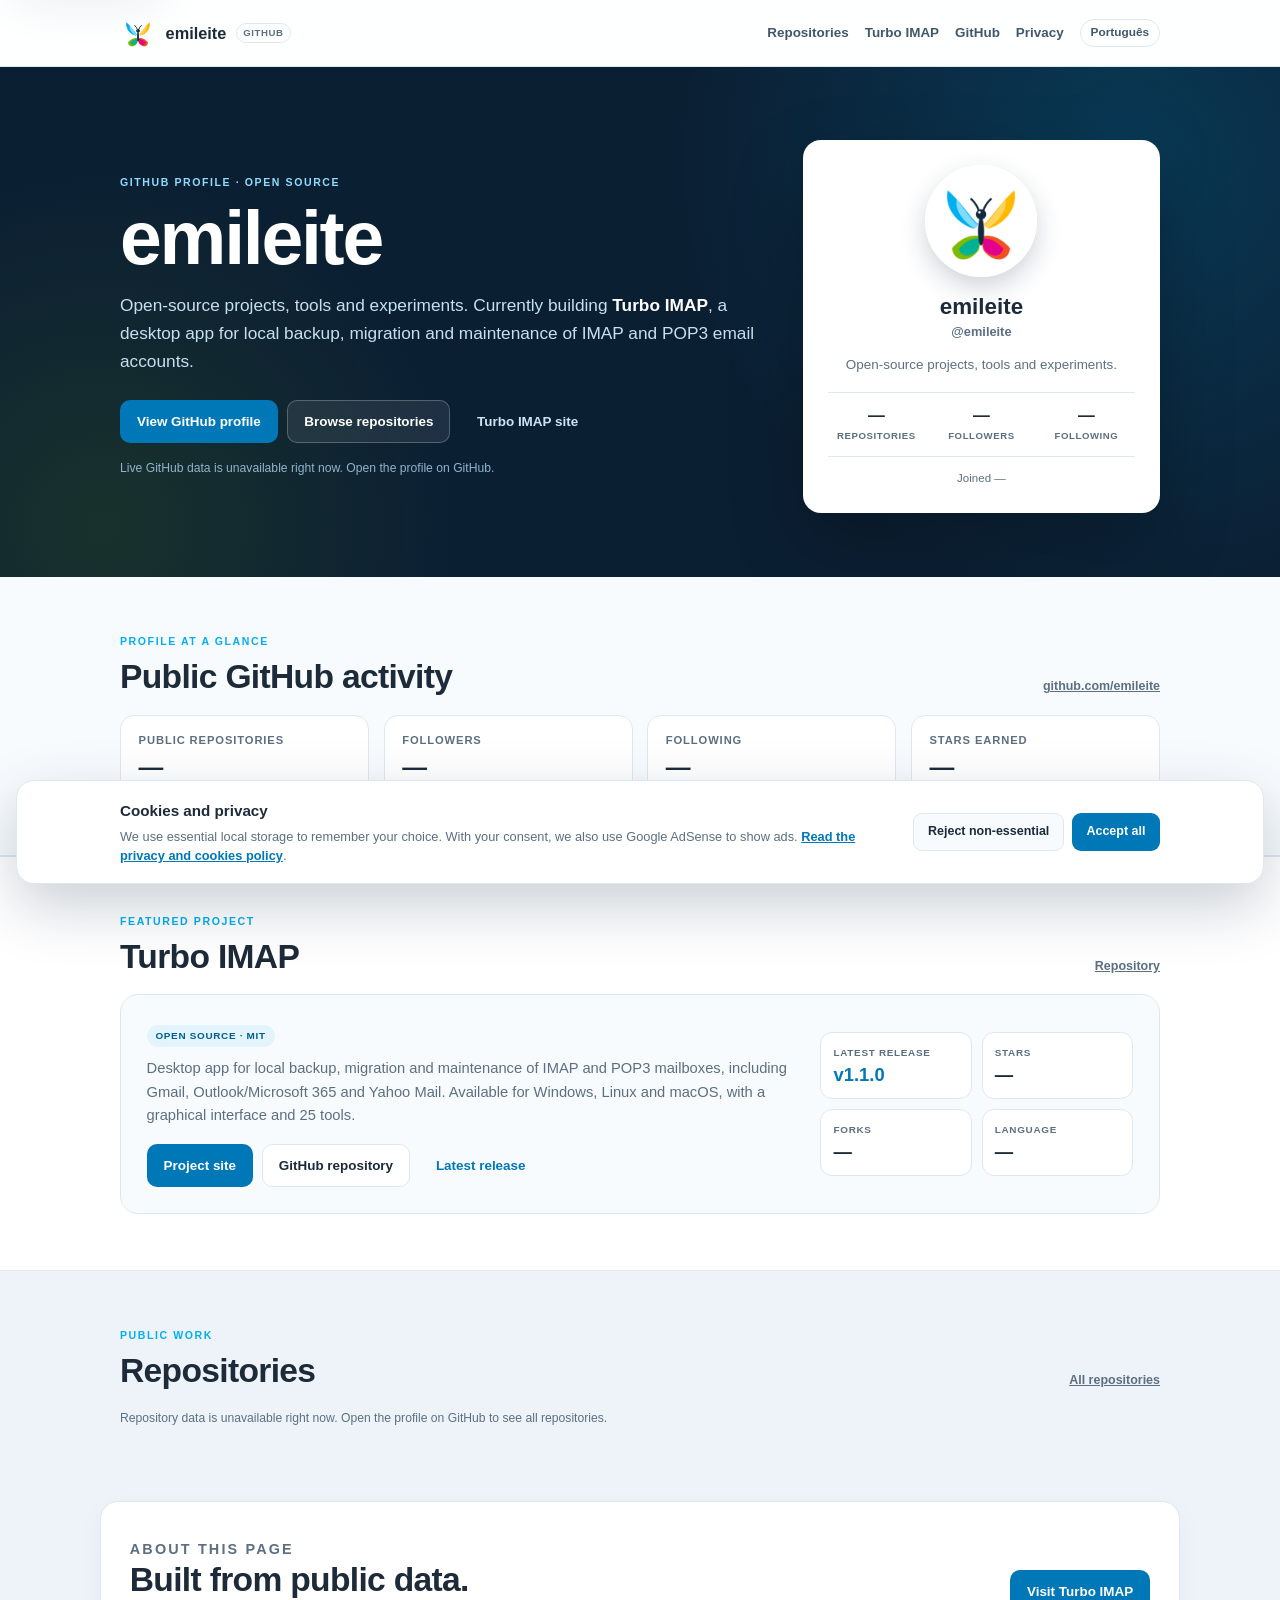
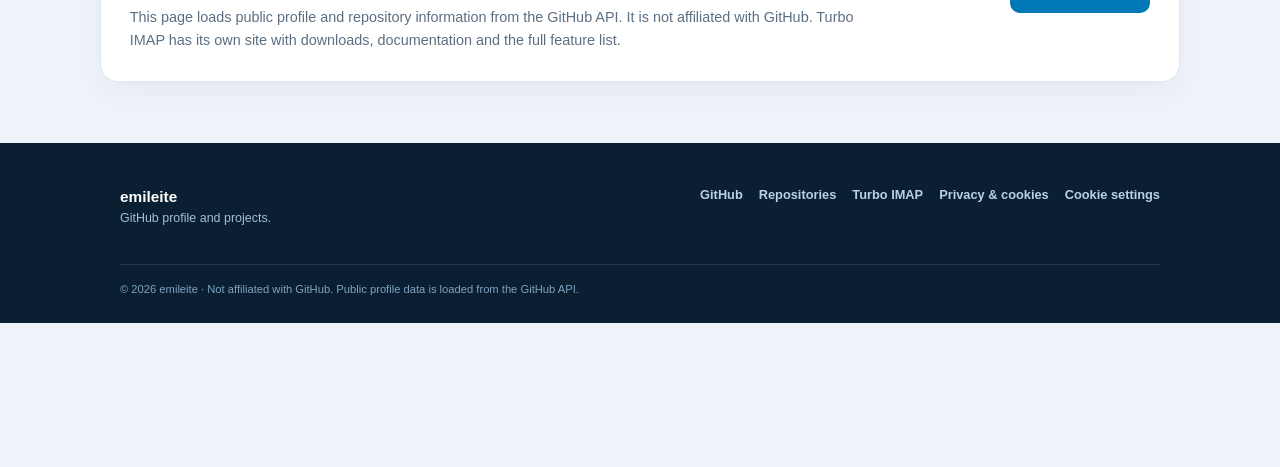
<file: index.html>
<!doctype html>
<html lang="en" data-theme="light">
  <head>
    <meta charset="utf-8">
    <meta name="viewport" content="width=device-width, initial-scale=1">
    <title>emileite — GitHub profile and projects</title>
    <meta
      name="description"
      content="The GitHub profile of emileite: public repositories, open-source projects and the Turbo IMAP email backup app."
    >
    <meta
      name="keywords"
      content="emileite, GitHub, open source, Turbo IMAP, email backup, IMAP, POP3, Electron"
    >
    <meta name="author" content="emileite">
    <meta name="robots" content="index, follow, max-image-preview:large">
    <meta name="theme-color" content="#0b1f33">
    <meta name="google-adsense-account" content="ca-pub-8752605599938483">
    <meta name="turbo-ads" content="ca-pub-8752605599938483">
    <meta
      http-equiv="Content-Security-Policy"
      content="default-src 'self'; img-src 'self' data: https://avatars.githubusercontent.com https://pagead2.googlesyndication.com https://*.googlesyndication.com https://googleads.g.doubleclick.net https://*.doubleclick.net https://*.adtrafficquality.google https://www.google.com https://www.gstatic.com https://recaptcha.google.com; style-src 'self' 'unsafe-inline'; script-src 'self' https://pagead2.googlesyndication.com https://*.googlesyndication.com https://googleads.g.doubleclick.net https://*.doubleclick.net https://*.adtrafficquality.google https://*.googleadservices.com https://www.google.com https://www.gstatic.com https://recaptcha.google.com https://www.recaptcha.net; connect-src 'self' https://api.github.com https://pagead2.googlesyndication.com https://*.googlesyndication.com https://googleads.g.doubleclick.net https://*.doubleclick.net https://*.adtrafficquality.google https://*.googleadservices.com https://www.google.com https://www.gstatic.com https://recaptcha.google.com https://www.recaptcha.net; frame-src https://googleads.g.doubleclick.net https://www.google.com https://www.gstatic.com https://recaptcha.google.com https://www.recaptcha.net https://*.doubleclick.net https://*.googlesyndication.com https://*.adtrafficquality.google https://*.googleadservices.com; font-src 'self'; object-src 'none'; base-uri 'self'; form-action 'none'"
    >
    <link rel="canonical" href="https://emileite.github.io/">
    <link rel="alternate" hreflang="en" href="https://emileite.github.io/">
    <link rel="alternate" hreflang="x-default" href="https://emileite.github.io/">
    <meta property="og:type" content="profile">
    <meta property="og:site_name" content="emileite.github.io">
    <meta property="og:locale" content="en_US">
    <meta property="og:title" content="emileite — GitHub profile and projects">
    <meta
      property="og:description"
      content="Public repositories, open-source projects and the Turbo IMAP email backup app."
    >
    <meta property="og:url" content="https://emileite.github.io/">
    <meta property="og:image" content="https://github.com/emileite.png">
    <meta property="og:image:alt" content="emileite GitHub avatar">
    <meta property="profile:username" content="emileite">
    <meta name="twitter:card" content="summary">
    <meta name="twitter:title" content="emileite — GitHub profile and projects">
    <meta
      name="twitter:description"
      content="Public repositories, open-source projects and the Turbo IMAP email backup app."
    >
    <meta name="twitter:image" content="https://github.com/emileite.png">
    <link rel="icon" href="favicon.ico" sizes="any">
    <link rel="icon" type="image/png" sizes="512x512" href="logo.png">
    <link rel="stylesheet" href="styles.css">
  </head>
  <body>
    <a class="skip-link" href="#conteudo">Skip to content</a>

    <header class="site-header">
      <div class="container header-inner">
        <a class="brand" href="./" aria-label="emileite — home">
          <img id="header-avatar" src="logo.png" alt="" width="36" height="36">
          <span class="brand-name">emileite</span>
          <span class="brand-sub">GitHub</span>
        </a>
        <nav class="site-nav" aria-label="Main navigation">
          <a href="#repos">Repositories</a>
          <a href="https://emileite.github.io/turbo-imap/">Turbo IMAP</a>
          <a href="https://github.com/emileite" target="_blank" rel="noopener">GitHub</a>
          <a href="privacy.html">Privacy</a>
          <a class="lang-link" href="https://emileite.github.io/turbo-imap/pt.html" hreflang="pt-BR" lang="pt-BR">
            Português
          </a>
        </nav>
      </div>
    </header>

    <main id="conteudo">
      <section class="hero">
        <div class="container hero-inner">
          <div class="hero-copy">
            <p class="eyebrow">GitHub profile · open source</p>
            <h1>emileite</h1>
            <p class="lead">
              Open-source projects, tools and experiments. Currently building
              <strong>Turbo IMAP</strong>, a desktop app for local backup, migration and
              maintenance of IMAP and POP3 email accounts.
            </p>
            <div class="actions">
              <a
                class="button button-primary"
                id="profile-link"
                href="https://github.com/emileite"
                target="_blank"
                rel="noopener"
              >
                View GitHub profile
              </a>
              <a class="button" href="#repos">Browse repositories</a>
              <a class="button button-ghost" href="https://emileite.github.io/turbo-imap/">
                Turbo IMAP site
              </a>
            </div>
            <p class="hero-note" id="github-status" role="status" aria-live="polite">
              Loading live GitHub profile…
            </p>
          </div>

          <aside class="profile-card" aria-label="GitHub profile">
            <img
              class="profile-avatar"
              id="profile-avatar"
              src="logo.png"
              alt="emileite GitHub avatar"
              width="112"
              height="112"
            >
            <p class="profile-name" id="profile-name">emileite</p>
            <p class="profile-handle" id="profile-handle">@emileite</p>
            <p class="profile-bio" id="profile-bio">Open-source projects, tools and experiments.</p>
            <p class="profile-extra" id="profile-extra" hidden></p>
            <div class="profile-stats">
              <div>
                <strong id="profile-repos">—</strong>
                <span>Repositories</span>
              </div>
              <div>
                <strong id="profile-followers">—</strong>
                <span>Followers</span>
              </div>
              <div>
                <strong id="profile-following">—</strong>
                <span>Following</span>
              </div>
            </div>
            <p class="profile-joined" id="profile-joined">Joined —</p>
          </aside>
        </div>
      </section>

      <section class="stats-section" aria-labelledby="stats-title">
        <div class="container">
          <div class="section-head">
            <div>
              <p class="eyebrow">Profile at a glance</p>
              <h2 id="stats-title">Public GitHub activity</h2>
            </div>
            <a class="github-link" href="https://github.com/emileite" target="_blank" rel="noopener">
              github.com/emileite
            </a>
          </div>

          <dl class="stats">
            <div class="stat">
              <dt>Public repositories</dt>
              <dd id="gh-repos">—</dd>
            </div>
            <div class="stat">
              <dt>Followers</dt>
              <dd id="gh-followers">—</dd>
            </div>
            <div class="stat">
              <dt>Following</dt>
              <dd id="gh-following">—</dd>
            </div>
            <div class="stat">
              <dt>Stars earned</dt>
              <dd id="gh-stars">—</dd>
            </div>
          </dl>
        </div>
      </section>

      <section class="featured-section" aria-labelledby="featured-title">
        <div class="container">
          <div class="section-head">
            <div>
              <p class="eyebrow">Featured project</p>
              <h2 id="featured-title">Turbo IMAP</h2>
            </div>
            <a
              class="github-link"
              href="https://github.com/emileite/turbo-imap"
              target="_blank"
              rel="noopener"
            >
              Repository
            </a>
          </div>

          <div class="featured-card">
            <div class="featured-copy">
              <span class="featured-badge">Open source · MIT</span>
              <p>
                Desktop app for local backup, migration and maintenance of IMAP and POP3
                mailboxes, including Gmail, Outlook/Microsoft 365 and Yahoo Mail. Available
                for Windows, Linux and macOS, with a graphical interface and 25 tools.
              </p>
              <div class="featured-actions">
                <a class="button button-primary" href="https://emileite.github.io/turbo-imap/">
                  Project site
                </a>
                <a
                  class="button"
                  href="https://github.com/emileite/turbo-imap"
                  target="_blank"
                  rel="noopener"
                >
                  GitHub repository
                </a>
                <a
                  class="button button-ghost"
                  id="featured-release-link"
                  href="https://github.com/emileite/turbo-imap/releases/latest"
                  target="_blank"
                  rel="noopener"
                >
                  Latest release
                </a>
              </div>
            </div>

            <dl class="featured-stats">
              <div>
                <dt>Latest release</dt>
                <dd>
                  <a
                    id="featured-release"
                    href="https://github.com/emileite/turbo-imap/releases/latest"
                    target="_blank"
                    rel="noopener"
                  >
                    v1.1.0
                  </a>
                </dd>
              </div>
              <div>
                <dt>Stars</dt>
                <dd id="featured-stars">—</dd>
              </div>
              <div>
                <dt>Forks</dt>
                <dd id="featured-forks">—</dd>
              </div>
              <div>
                <dt>Language</dt>
                <dd id="featured-language">—</dd>
              </div>
            </dl>
          </div>
        </div>
      </section>

      <section class="repos-section" id="repos" aria-labelledby="repos-title">
        <div class="container">
          <div class="section-head">
            <div>
              <p class="eyebrow">Public work</p>
              <h2 id="repos-title">Repositories</h2>
            </div>
            <a
              class="github-link"
              href="https://github.com/emileite?tab=repositories"
              target="_blank"
              rel="noopener"
            >
              All repositories
            </a>
          </div>

          <p class="status" id="repos-status" role="status" aria-live="polite">
            Loading repositories…
          </p>

          <div class="repo-grid" id="repo-list"></div>

          <noscript>
            <p class="status">
              Enable JavaScript to see live repository data, or open
              <a href="https://github.com/emileite?tab=repositories" target="_blank" rel="noopener">
                github.com/emileite
              </a>.
            </p>
          </noscript>
        </div>
      </section>

      <section class="about" aria-labelledby="about-title">
        <div class="container about-inner">
          <div>
            <p class="eyebrow">About this page</p>
            <h2 id="about-title">Built from public data.</h2>
            <p>
              This page loads public profile and repository information from the GitHub API.
              It is not affiliated with GitHub. Turbo IMAP has its own site with downloads,
              documentation and the full feature list.
            </p>
          </div>
          <a class="button button-primary" href="https://emileite.github.io/turbo-imap/">
            Visit Turbo IMAP
          </a>
        </div>
      </section>
    </main>

    <footer class="site-footer">
      <div class="container footer-inner">
        <div class="footer-brand">
          <div>
            <strong>emileite</strong>
            <p>GitHub profile and projects.</p>
          </div>
        </div>
        <div class="footer-links">
          <a href="https://github.com/emileite" target="_blank" rel="noopener">GitHub</a>
          <a href="https://github.com/emileite?tab=repositories" target="_blank" rel="noopener">Repositories</a>
          <a href="https://emileite.github.io/turbo-imap/">Turbo IMAP</a>
          <a href="privacy.html">Privacy &amp; cookies</a>
          <button type="button" class="link-button" data-cookie-settings>Cookie settings</button>
        </div>
        <p class="footer-bottom">
          © <span id="year">2026</span> emileite · Not affiliated with GitHub. Public profile
          data is loaded from the GitHub API.
        </p>
      </div>
    </footer>

    <script defer src="consent.js"></script>
    <script defer src="app.js"></script>
  </body>
</html>
</file>
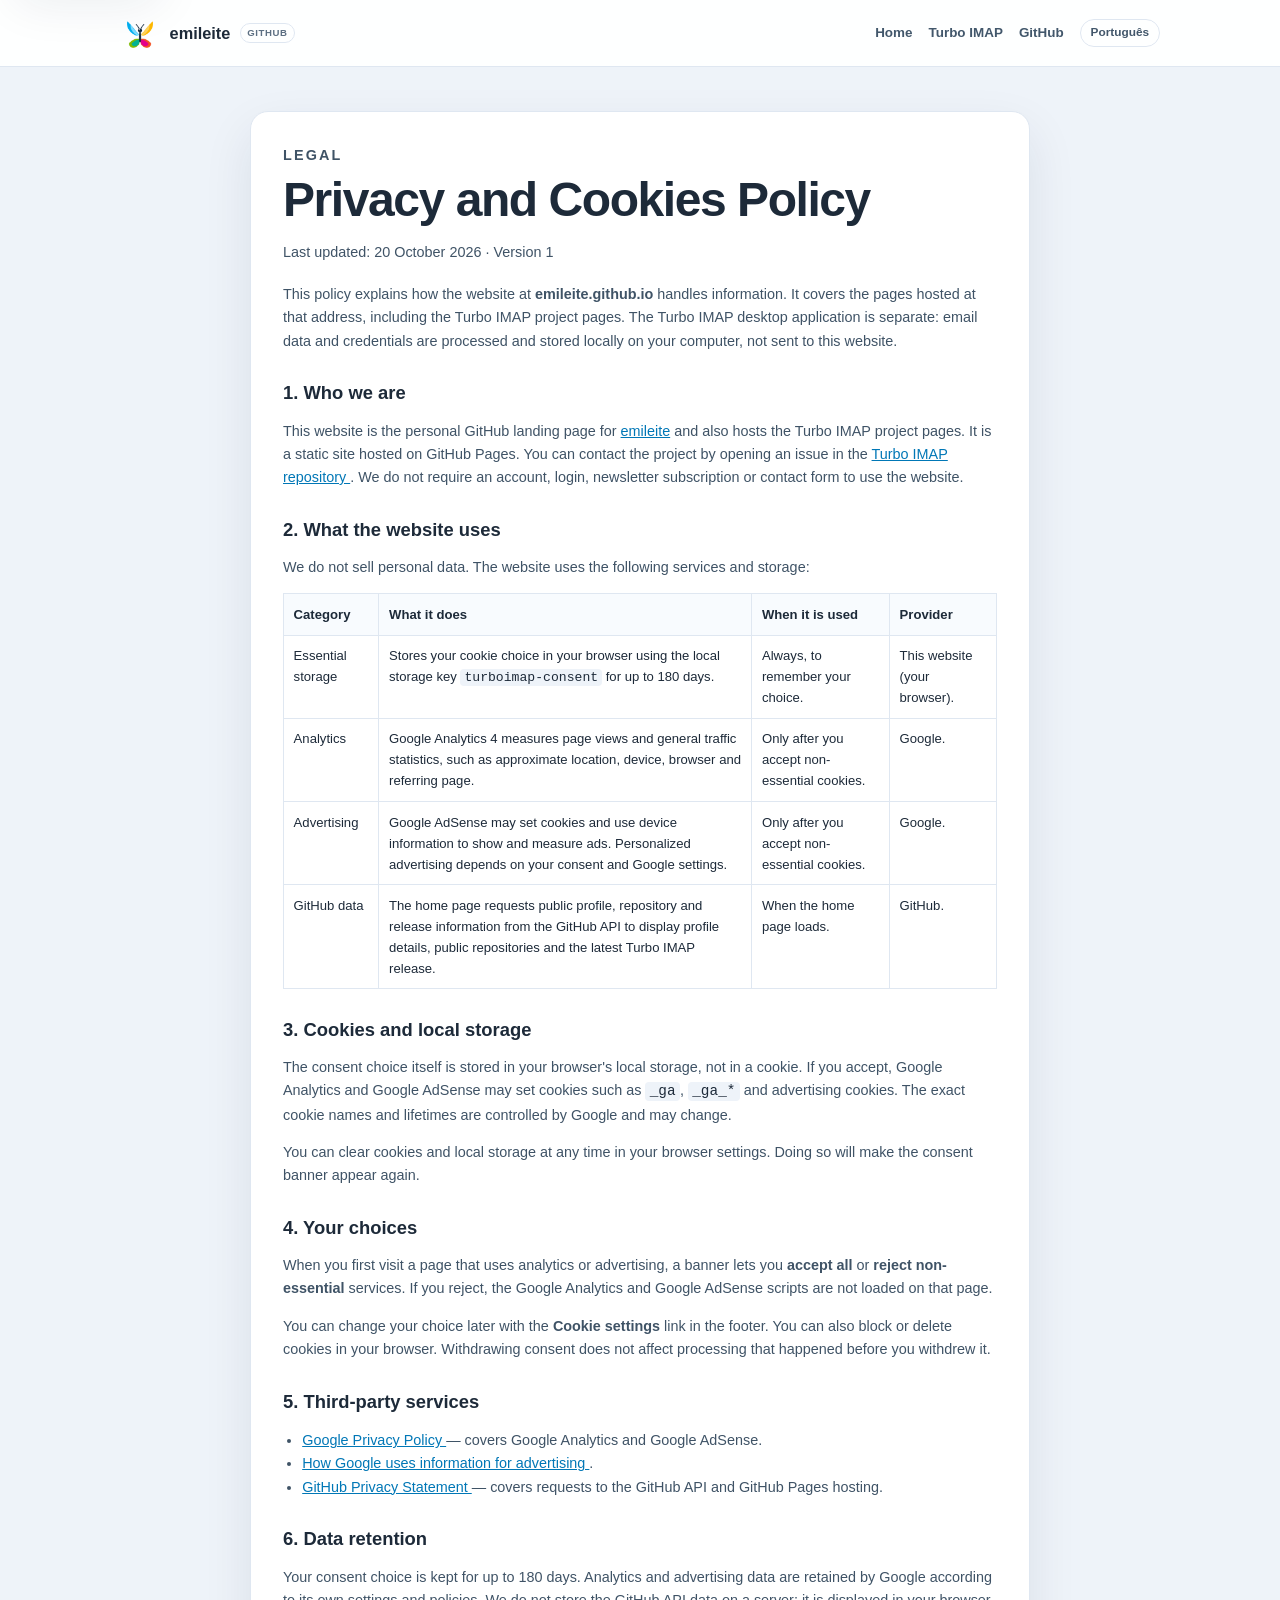
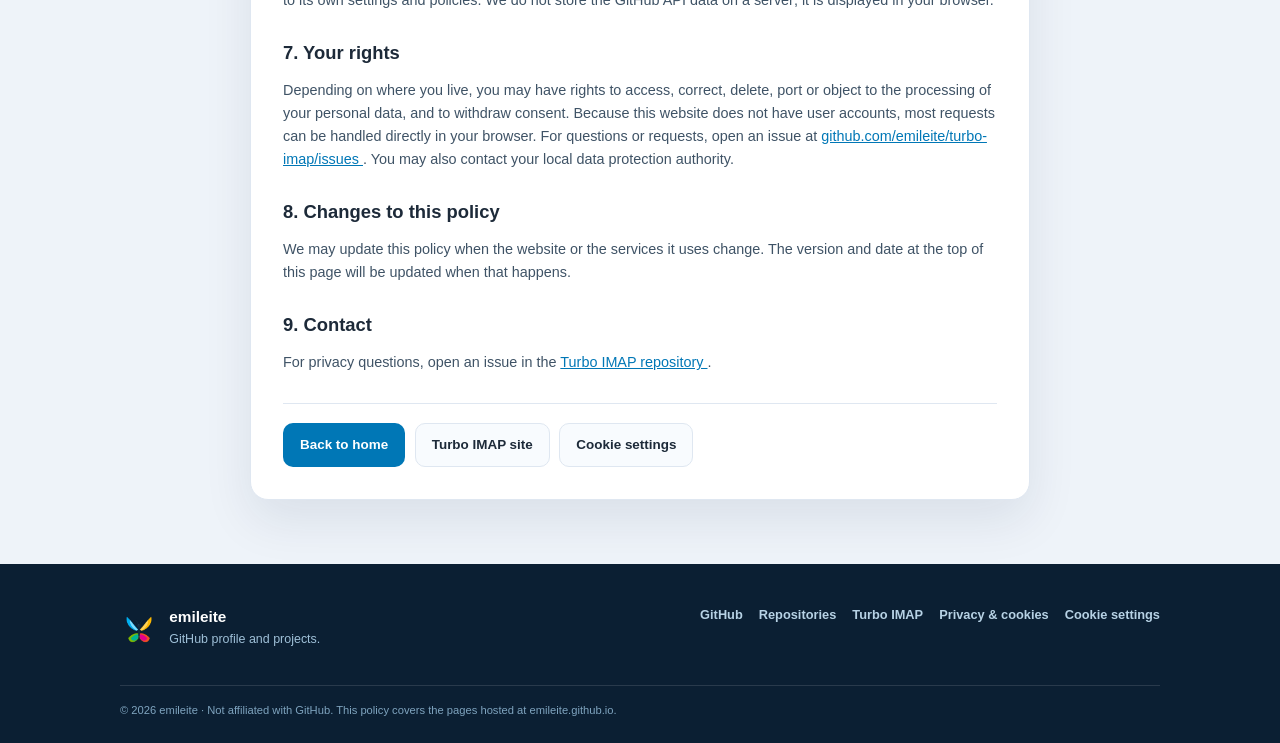
<file: privacy.html>
<!doctype html>
<html lang="en" data-theme="light">
  <head>
    <meta charset="utf-8">
    <meta name="viewport" content="width=device-width, initial-scale=1">
    <title>Privacy and Cookies Policy — emileite.github.io</title>
    <meta
      name="description"
      content="How emileite.github.io uses local storage, Google Analytics, Google AdSense and the public GitHub API, and how you can accept, reject or withdraw consent."
    >
    <meta name="robots" content="index, follow, max-image-preview:large">
    <meta name="theme-color" content="#0b1f33">
    <meta
      http-equiv="Content-Security-Policy"
      content="default-src 'self'; img-src 'self' data:; style-src 'self'; script-src 'none'; font-src 'self'; object-src 'none'; base-uri 'self'; form-action 'none'"
    >
    <link rel="canonical" href="https://emileite.github.io/privacy.html">
    <link rel="alternate" hreflang="en" href="https://emileite.github.io/privacy.html">
    <link rel="alternate" hreflang="pt-BR" href="https://emileite.github.io/privacy.pt.html">
    <link rel="alternate" hreflang="x-default" href="https://emileite.github.io/privacy.html">
    <link rel="icon" href="favicon.ico" sizes="any">
    <link rel="icon" type="image/png" sizes="512x512" href="logo.png">
    <link rel="stylesheet" href="styles.css">
  </head>
  <body class="policy-page">
    <a class="skip-link" href="#conteudo">Skip to content</a>

    <header class="site-header">
      <div class="container header-inner">
        <a class="brand" href="./" aria-label="emileite — home">
          <img src="logo.png" alt="Turbo IMAP butterfly logo" width="40" height="40">
          <span>emileite</span>
          <span class="brand-sub">GitHub</span>
        </a>
        <nav class="site-nav" aria-label="Main navigation">
          <a href="./">Home</a>
          <a href="https://emileite.github.io/turbo-imap/">Turbo IMAP</a>
          <a href="https://github.com/emileite" target="_blank" rel="noopener">GitHub</a>
          <a class="lang-link" href="privacy.pt.html" hreflang="pt-BR" lang="pt-BR">Português</a>
        </nav>
      </div>
    </header>

    <main class="policy" id="conteudo">
      <div class="container">
        <article>
          <p class="eyebrow">Legal</p>
          <h1>Privacy and Cookies Policy</h1>
          <p class="policy-meta">Last updated: 20 October 2026 · Version 1</p>

          <p>
            This policy explains how the website at <strong>emileite.github.io</strong>
            handles information. It covers the pages hosted at that address, including the
            Turbo IMAP project pages. The Turbo IMAP desktop application is separate: email
            data and credentials are processed and stored locally on your computer, not sent
            to this website.
          </p>

          <h2>1. Who we are</h2>
          <p>
            This website is the personal GitHub landing page for
            <a href="https://github.com/emileite" target="_blank" rel="noopener">emileite</a>
            and also hosts the Turbo IMAP project pages. It is a static site hosted on GitHub
            Pages. You can contact the project by opening an issue in the
            <a href="https://github.com/emileite/turbo-imap" target="_blank" rel="noopener">
              Turbo IMAP repository
            </a>. We do not require an account, login, newsletter subscription or contact
            form to use the website.
          </p>

          <h2>2. What the website uses</h2>
          <p>
            We do not sell personal data. The website uses the following services and
            storage:
          </p>

          <table>
            <thead>
              <tr>
                <th scope="col">Category</th>
                <th scope="col">What it does</th>
                <th scope="col">When it is used</th>
                <th scope="col">Provider</th>
              </tr>
            </thead>
            <tbody>
              <tr>
                <td>Essential storage</td>
                <td>
                  Stores your cookie choice in your browser using the local storage key
                  <code>turboimap-consent</code> for up to 180 days.
                </td>
                <td>Always, to remember your choice.</td>
                <td>This website (your browser).</td>
              </tr>
              <tr>
                <td>Analytics</td>
                <td>
                  Google Analytics 4 measures page views and general traffic statistics,
                  such as approximate location, device, browser and referring page.
                </td>
                <td>Only after you accept non-essential cookies.</td>
                <td>Google.</td>
              </tr>
              <tr>
                <td>Advertising</td>
                <td>
                  Google AdSense may set cookies and use device information to show and
                  measure ads. Personalized advertising depends on your consent and Google
                  settings.
                </td>
                <td>Only after you accept non-essential cookies.</td>
                <td>Google.</td>
              </tr>
              <tr>
                <td>GitHub data</td>
                <td>
                  The home page requests public profile, repository and release
                  information from the GitHub API to display profile details, public
                  repositories and the latest Turbo IMAP release.
                </td>
                <td>When the home page loads.</td>
                <td>GitHub.</td>
              </tr>
            </tbody>
          </table>

          <h2>3. Cookies and local storage</h2>
          <p>
            The consent choice itself is stored in your browser's local storage, not in a
            cookie. If you accept, Google Analytics and Google AdSense may set cookies such
            as <code>_ga</code>, <code>_ga_*</code> and advertising cookies. The exact
            cookie names and lifetimes are controlled by Google and may change.
          </p>
          <p>
            You can clear cookies and local storage at any time in your browser settings.
            Doing so will make the consent banner appear again.
          </p>

          <h2>4. Your choices</h2>
          <p>
            When you first visit a page that uses analytics or advertising, a banner lets
            you <strong>accept all</strong> or <strong>reject non-essential</strong>
            services. If you reject, the Google Analytics and Google AdSense scripts are not
            loaded on that page.
          </p>
          <p>
            You can change your choice later with the <strong>Cookie settings</strong> link
            in the footer. You can also block or delete cookies in your browser. Withdrawing
            consent does not affect processing that happened before you withdrew it.
          </p>

          <h2>5. Third-party services</h2>
          <ul>
            <li>
              <a href="https://policies.google.com/privacy" target="_blank" rel="noopener">
                Google Privacy Policy
              </a>
              — covers Google Analytics and Google AdSense.
            </li>
            <li>
              <a href="https://policies.google.com/technologies/ads" target="_blank" rel="noopener">
                How Google uses information for advertising
              </a>.
            </li>
            <li>
              <a href="https://docs.github.com/en/site-policy/privacy-policies/github-privacy-statement" target="_blank" rel="noopener">
                GitHub Privacy Statement
              </a>
              — covers requests to the GitHub API and GitHub Pages hosting.
            </li>
          </ul>

          <h2>6. Data retention</h2>
          <p>
            Your consent choice is kept for up to 180 days. Analytics and advertising data
            are retained by Google according to its own settings and policies. We do not
            store the GitHub API data on a server; it is displayed in your browser.
          </p>

          <h2>7. Your rights</h2>
          <p>
            Depending on where you live, you may have rights to access, correct, delete,
            port or object to the processing of your personal data, and to withdraw consent.
            Because this website does not have user accounts, most requests can be handled
            directly in your browser. For questions or requests, open an issue at
            <a href="https://github.com/emileite/turbo-imap/issues" target="_blank" rel="noopener">
              github.com/emileite/turbo-imap/issues
            </a>. You may also contact your local data protection authority.
          </p>

          <h2>8. Changes to this policy</h2>
          <p>
            We may update this policy when the website or the services it uses change. The
            version and date at the top of this page will be updated when that happens.
          </p>

          <h2>9. Contact</h2>
          <p>
            For privacy questions, open an issue in the
            <a href="https://github.com/emileite/turbo-imap/issues" target="_blank" rel="noopener">
              Turbo IMAP repository
            </a>.
          </p>

          <div class="policy-actions">
            <a class="button button-primary" href="./">Back to home</a>
            <a class="button" href="https://emileite.github.io/turbo-imap/">Turbo IMAP site</a>
            <a class="button" href="https://emileite.github.io/?cookie-settings=1">Cookie settings</a>
          </div>
        </article>
      </div>
    </main>

    <footer class="site-footer">
      <div class="container footer-inner">
        <div class="footer-brand">
          <img src="logo.png" alt="" width="38" height="38">
          <div>
            <strong>emileite</strong>
            <p>GitHub profile and projects.</p>
          </div>
        </div>
        <div class="footer-links">
          <a href="https://github.com/emileite" target="_blank" rel="noopener">GitHub</a>
          <a href="https://github.com/emileite?tab=repositories" target="_blank" rel="noopener">Repositories</a>
          <a href="https://emileite.github.io/turbo-imap/">Turbo IMAP</a>
          <a href="privacy.html">Privacy &amp; cookies</a>
          <a href="https://emileite.github.io/?cookie-settings=1">Cookie settings</a>
        </div>
        <p class="footer-bottom">
          © 2026 emileite · Not affiliated with GitHub. This policy covers the pages hosted
          at emileite.github.io.
        </p>
      </div>
    </footer>
  </body>
</html>
</file>
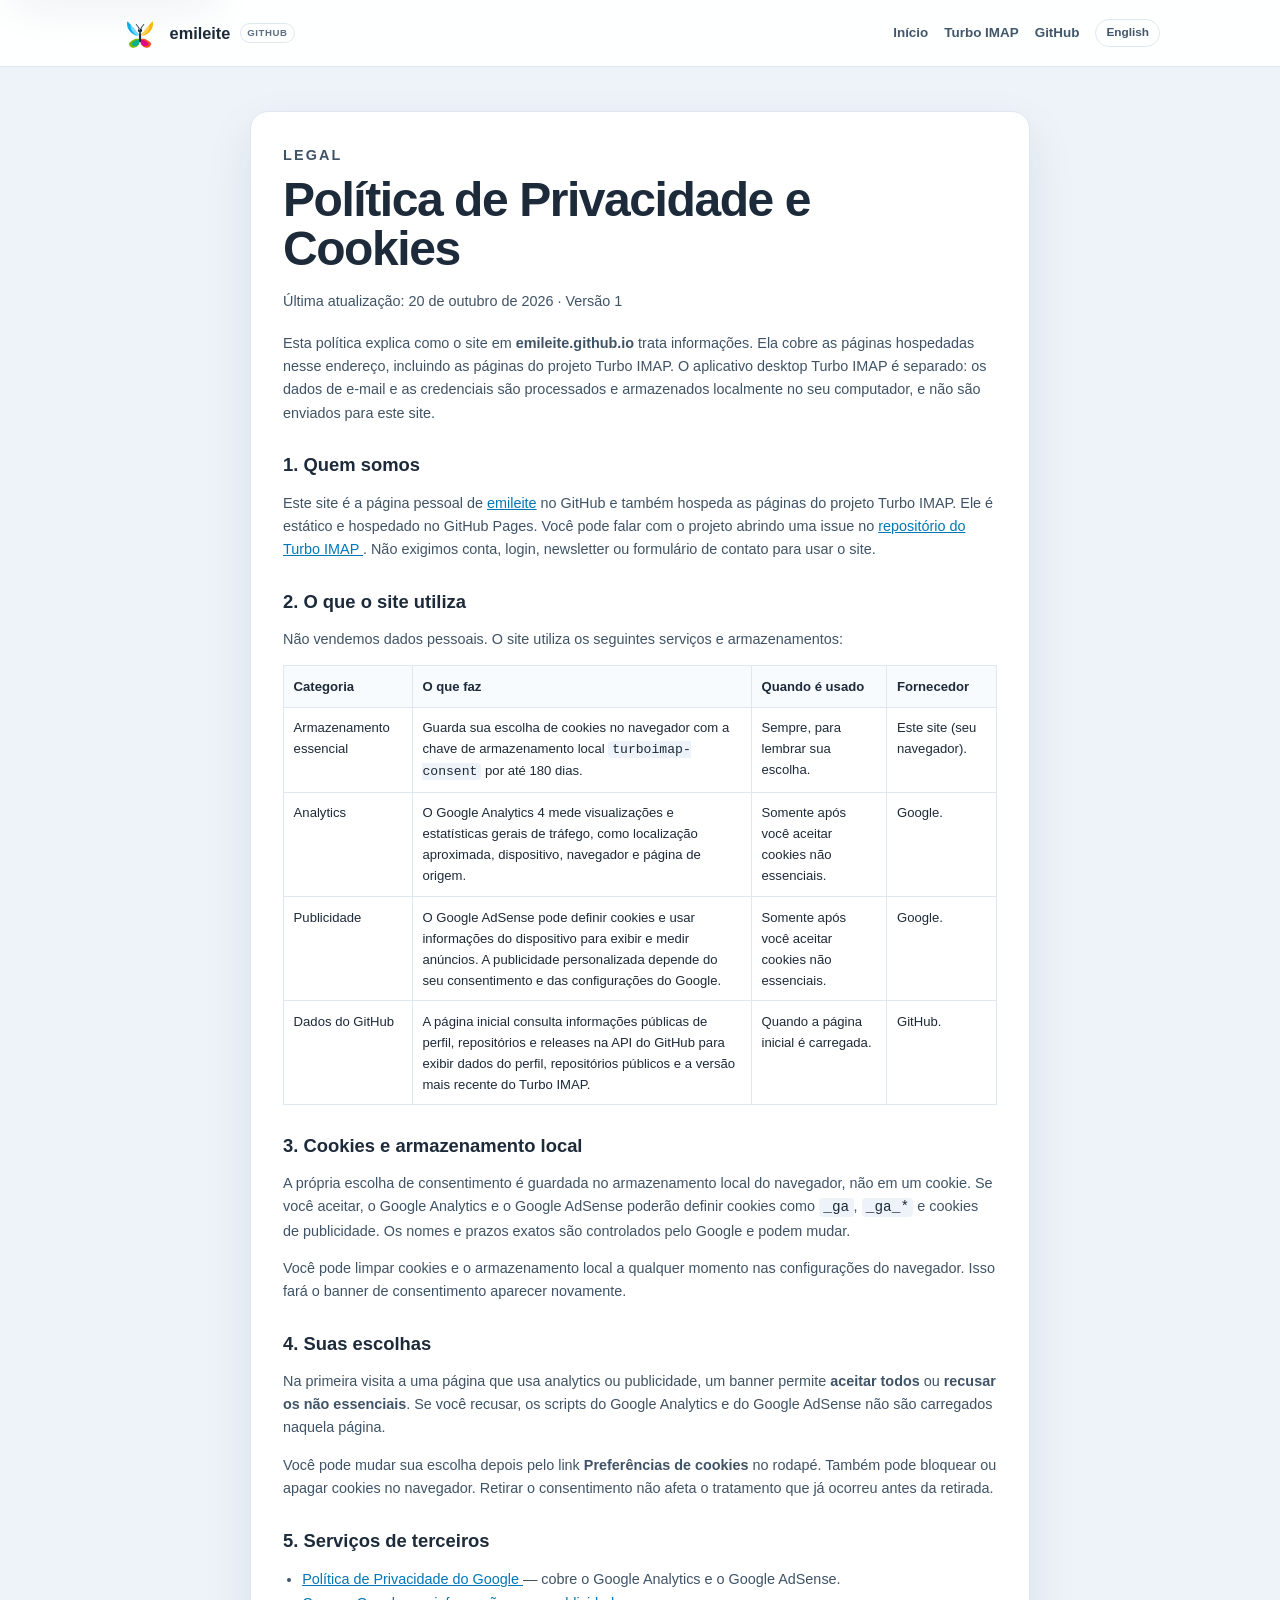
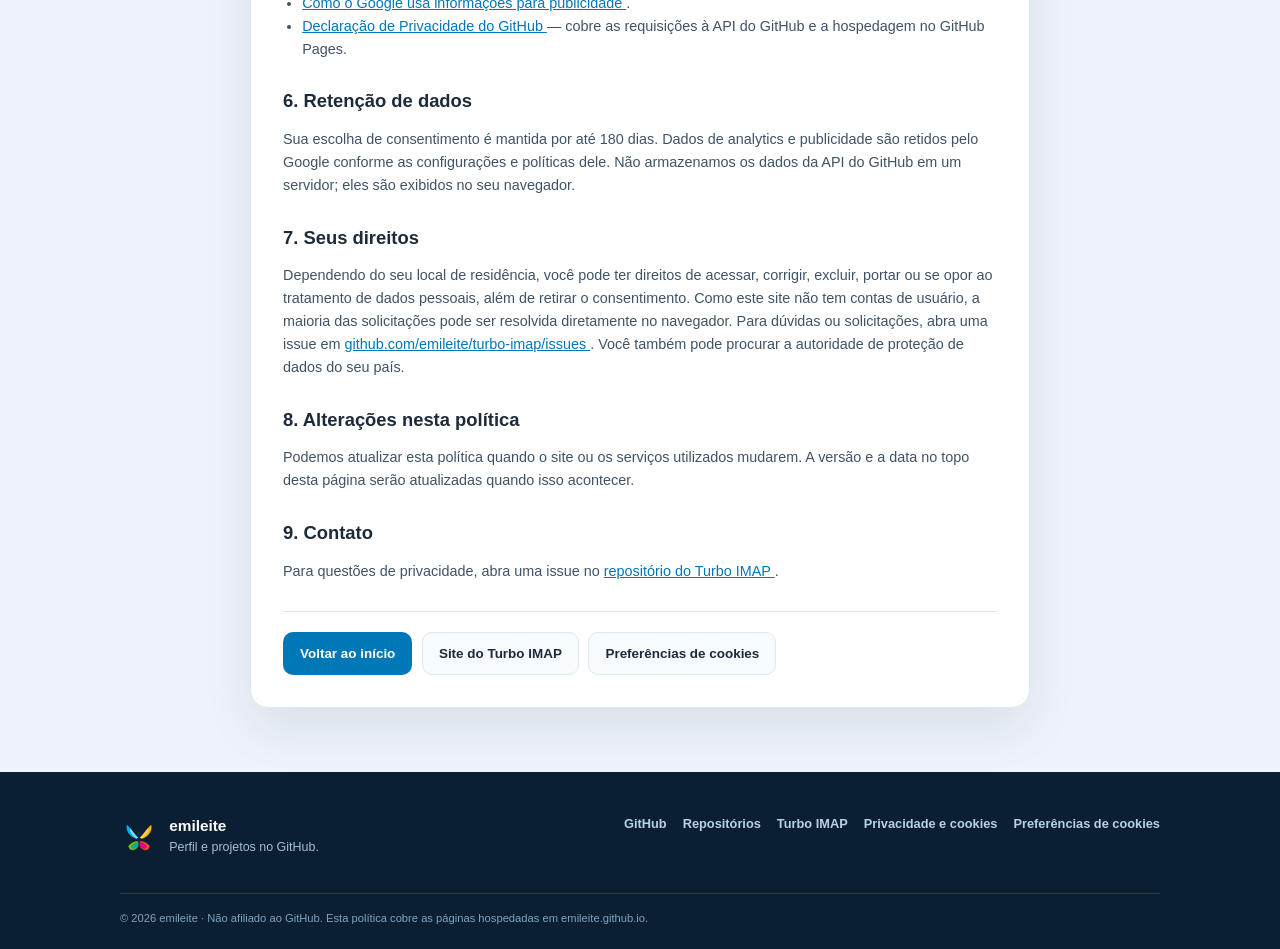
<file: privacy.pt.html>
<!doctype html>
<html lang="pt-BR" data-theme="light">
  <head>
    <meta charset="utf-8">
    <meta name="viewport" content="width=device-width, initial-scale=1">
    <title>Política de Privacidade e Cookies — emileite.github.io</title>
    <meta
      name="description"
      content="Como o site emileite.github.io usa armazenamento local, Google Analytics, Google AdSense e a API pública do GitHub, e como aceitar, recusar ou retirar o consentimento."
    >
    <meta name="robots" content="index, follow, max-image-preview:large">
    <meta name="theme-color" content="#0b1f33">
    <meta
      http-equiv="Content-Security-Policy"
      content="default-src 'self'; img-src 'self' data:; style-src 'self'; script-src 'none'; font-src 'self'; object-src 'none'; base-uri 'self'; form-action 'none'"
    >
    <link rel="canonical" href="https://emileite.github.io/privacy.pt.html">
    <link rel="alternate" hreflang="en" href="https://emileite.github.io/privacy.html">
    <link rel="alternate" hreflang="pt-BR" href="https://emileite.github.io/privacy.pt.html">
    <link rel="alternate" hreflang="x-default" href="https://emileite.github.io/privacy.html">
    <link rel="icon" href="favicon.ico" sizes="any">
    <link rel="icon" type="image/png" sizes="512x512" href="logo.png">
    <link rel="stylesheet" href="styles.css">
  </head>
  <body class="policy-page">
    <a class="skip-link" href="#conteudo">Pular para o conteúdo</a>

    <header class="site-header">
      <div class="container header-inner">
        <a class="brand" href="./" aria-label="emileite — início">
          <img src="logo.png" alt="Logo do Turbo IMAP" width="40" height="40">
          <span>emileite</span>
          <span class="brand-sub">GitHub</span>
        </a>
        <nav class="site-nav" aria-label="Navegação principal">
          <a href="./">Início</a>
          <a href="https://emileite.github.io/turbo-imap/pt.html">Turbo IMAP</a>
          <a href="https://github.com/emileite" target="_blank" rel="noopener">GitHub</a>
          <a class="lang-link" href="privacy.html" hreflang="en" lang="en">English</a>
        </nav>
      </div>
    </header>

    <main class="policy" id="conteudo">
      <div class="container">
        <article>
          <p class="eyebrow">Legal</p>
          <h1>Política de Privacidade e Cookies</h1>
          <p class="policy-meta">Última atualização: 20 de outubro de 2026 · Versão 1</p>

          <p>
            Esta política explica como o site em <strong>emileite.github.io</strong> trata
            informações. Ela cobre as páginas hospedadas nesse endereço, incluindo as
            páginas do projeto Turbo IMAP. O aplicativo desktop Turbo IMAP é separado: os
            dados de e-mail e as credenciais são processados e armazenados localmente no seu
            computador, e não são enviados para este site.
          </p>

          <h2>1. Quem somos</h2>
          <p>
            Este site é a página pessoal de
            <a href="https://github.com/emileite" target="_blank" rel="noopener">emileite</a>
            no GitHub e também hospeda as páginas do projeto Turbo IMAP. Ele é estático e
            hospedado no GitHub Pages. Você pode falar com o projeto abrindo uma issue no
            <a href="https://github.com/emileite/turbo-imap" target="_blank" rel="noopener">
              repositório do Turbo IMAP
            </a>. Não exigimos conta, login, newsletter ou formulário de contato para usar
            o site.
          </p>

          <h2>2. O que o site utiliza</h2>
          <p>
            Não vendemos dados pessoais. O site utiliza os seguintes serviços e
            armazenamentos:
          </p>

          <table>
            <thead>
              <tr>
                <th scope="col">Categoria</th>
                <th scope="col">O que faz</th>
                <th scope="col">Quando é usado</th>
                <th scope="col">Fornecedor</th>
              </tr>
            </thead>
            <tbody>
              <tr>
                <td>Armazenamento essencial</td>
                <td>
                  Guarda sua escolha de cookies no navegador com a chave de armazenamento
                  local <code>turboimap-consent</code> por até 180 dias.
                </td>
                <td>Sempre, para lembrar sua escolha.</td>
                <td>Este site (seu navegador).</td>
              </tr>
              <tr>
                <td>Analytics</td>
                <td>
                  O Google Analytics 4 mede visualizações e estatísticas gerais de tráfego,
                  como localização aproximada, dispositivo, navegador e página de origem.
                </td>
                <td>Somente após você aceitar cookies não essenciais.</td>
                <td>Google.</td>
              </tr>
              <tr>
                <td>Publicidade</td>
                <td>
                  O Google AdSense pode definir cookies e usar informações do dispositivo
                  para exibir e medir anúncios. A publicidade personalizada depende do seu
                  consentimento e das configurações do Google.
                </td>
                <td>Somente após você aceitar cookies não essenciais.</td>
                <td>Google.</td>
              </tr>
              <tr>
                <td>Dados do GitHub</td>
                <td>
                  A página inicial consulta informações públicas de perfil, repositórios e
                  releases na API do GitHub para exibir dados do perfil, repositórios
                  públicos e a versão mais recente do Turbo IMAP.
                </td>
                <td>Quando a página inicial é carregada.</td>
                <td>GitHub.</td>
              </tr>
            </tbody>
          </table>

          <h2>3. Cookies e armazenamento local</h2>
          <p>
            A própria escolha de consentimento é guardada no armazenamento local do
            navegador, não em um cookie. Se você aceitar, o Google Analytics e o Google
            AdSense poderão definir cookies como <code>_ga</code>, <code>_ga_*</code> e
            cookies de publicidade. Os nomes e prazos exatos são controlados pelo Google e
            podem mudar.
          </p>
          <p>
            Você pode limpar cookies e o armazenamento local a qualquer momento nas
            configurações do navegador. Isso fará o banner de consentimento aparecer
            novamente.
          </p>

          <h2>4. Suas escolhas</h2>
          <p>
            Na primeira visita a uma página que usa analytics ou publicidade, um banner
            permite <strong>aceitar todos</strong> ou <strong>recusar os não essenciais</strong>.
            Se você recusar, os scripts do Google Analytics e do Google AdSense não são
            carregados naquela página.
          </p>
          <p>
            Você pode mudar sua escolha depois pelo link <strong>Preferências de cookies</strong>
            no rodapé. Também pode bloquear ou apagar cookies no navegador. Retirar o
            consentimento não afeta o tratamento que já ocorreu antes da retirada.
          </p>

          <h2>5. Serviços de terceiros</h2>
          <ul>
            <li>
              <a href="https://policies.google.com/privacy?hl=pt-BR" target="_blank" rel="noopener">
                Política de Privacidade do Google
              </a>
              — cobre o Google Analytics e o Google AdSense.
            </li>
            <li>
              <a href="https://policies.google.com/technologies/ads?hl=pt-BR" target="_blank" rel="noopener">
                Como o Google usa informações para publicidade
              </a>.
            </li>
            <li>
              <a href="https://docs.github.com/pt/site-policy/privacy-policies/github-privacy-statement" target="_blank" rel="noopener">
                Declaração de Privacidade do GitHub
              </a>
              — cobre as requisições à API do GitHub e a hospedagem no GitHub Pages.
            </li>
          </ul>

          <h2>6. Retenção de dados</h2>
          <p>
            Sua escolha de consentimento é mantida por até 180 dias. Dados de analytics e
            publicidade são retidos pelo Google conforme as configurações e políticas dele.
            Não armazenamos os dados da API do GitHub em um servidor; eles são exibidos no
            seu navegador.
          </p>

          <h2>7. Seus direitos</h2>
          <p>
            Dependendo do seu local de residência, você pode ter direitos de acessar,
            corrigir, excluir, portar ou se opor ao tratamento de dados pessoais, além de
            retirar o consentimento. Como este site não tem contas de usuário, a maioria das
            solicitações pode ser resolvida diretamente no navegador. Para dúvidas ou
            solicitações, abra uma issue em
            <a href="https://github.com/emileite/turbo-imap/issues" target="_blank" rel="noopener">
              github.com/emileite/turbo-imap/issues
            </a>. Você também pode procurar a autoridade de proteção de dados do seu país.
          </p>

          <h2>8. Alterações nesta política</h2>
          <p>
            Podemos atualizar esta política quando o site ou os serviços utilizados mudarem.
            A versão e a data no topo desta página serão atualizadas quando isso acontecer.
          </p>

          <h2>9. Contato</h2>
          <p>
            Para questões de privacidade, abra uma issue no
            <a href="https://github.com/emileite/turbo-imap/issues" target="_blank" rel="noopener">
              repositório do Turbo IMAP
            </a>.
          </p>

          <div class="policy-actions">
            <a class="button button-primary" href="./">Voltar ao início</a>
            <a class="button" href="https://emileite.github.io/turbo-imap/pt.html">Site do Turbo IMAP</a>
            <a class="button" href="https://emileite.github.io/?cookie-settings=1">Preferências de cookies</a>
          </div>
        </article>
      </div>
    </main>

    <footer class="site-footer">
      <div class="container footer-inner">
        <div class="footer-brand">
          <img src="logo.png" alt="" width="38" height="38">
          <div>
            <strong>emileite</strong>
            <p>Perfil e projetos no GitHub.</p>
          </div>
        </div>
        <div class="footer-links">
          <a href="https://github.com/emileite" target="_blank" rel="noopener">GitHub</a>
          <a href="https://github.com/emileite?tab=repositories" target="_blank" rel="noopener">Repositórios</a>
          <a href="https://emileite.github.io/turbo-imap/pt.html">Turbo IMAP</a>
          <a href="privacy.pt.html">Privacidade e cookies</a>
          <a href="https://emileite.github.io/?cookie-settings=1">Preferências de cookies</a>
        </div>
        <p class="footer-bottom">
          © 2026 emileite · Não afiliado ao GitHub. Esta política cobre as páginas hospedadas
          em emileite.github.io.
        </p>
      </div>
    </footer>
  </body>
</html>
</file>
<file: styles.css>
:root {
  color-scheme: light;
  --navy: #0b1f33;
  --navy-soft: #123c5c;
  --ink: #1d2a39;
  --muted: #5c6f82;
  --line: #dfe7f1;
  --page: #eef3f9;
  --white: #ffffff;
  --blue: #0077b6;
  --blue-bright: #00aff0;
  --radius: 18px;
  --shadow: 0 20px 50px rgba(15, 38, 62, 0.09);
}

*,
*::before,
*::after {
  box-sizing: border-box;
}

html {
  scroll-behavior: smooth;
}

body {
  min-height: 100vh;
  margin: 0;
  display: flex;
  flex-direction: column;
  font-family: "Segoe UI", "Inter", "Helvetica Neue", Arial, sans-serif;
  background: var(--page);
  color: var(--ink);
  line-height: 1.6;
}

main {
  flex: 1;
}

img {
  max-width: 100%;
  height: auto;
}

a {
  color: var(--blue);
}

a:hover {
  color: #005f8f;
}

.container {
  width: min(1080px, 100%);
  margin: 0 auto;
  padding: 0 1.25rem;
}

.skip-link {
  position: absolute;
  left: 1rem;
  top: -4rem;
  z-index: 200;
  padding: 0.6rem 0.9rem;
  border-radius: 8px;
  background: var(--white);
  color: var(--ink);
  font-weight: 700;
  box-shadow: var(--shadow);
}

.skip-link:focus {
  top: 1rem;
}

.site-header {
  position: sticky;
  top: 0;
  z-index: 50;
  border-bottom: 1px solid var(--line);
  background: rgba(255, 255, 255, 0.94);
  backdrop-filter: blur(12px);
}

.header-inner {
  display: flex;
  align-items: center;
  justify-content: space-between;
  gap: 1rem;
  min-height: 4.1rem;
}

.brand {
  display: inline-flex;
  align-items: center;
  gap: 0.6rem;
  color: var(--ink);
  font-size: 1.02rem;
  font-weight: 800;
  text-decoration: none;
}

.brand:hover {
  color: var(--ink);
}

.site-nav {
  display: flex;
  flex-wrap: wrap;
  align-items: center;
  justify-content: flex-end;
  gap: 0.35rem 1rem;
  font-size: 0.84rem;
  font-weight: 600;
}

.site-nav a {
  color: #42576b;
  text-decoration: none;
}

.site-nav a:hover {
  color: var(--blue);
}

.site-nav .lang-link {
  padding: 0.24rem 0.62rem;
  border: 1px solid var(--line);
  border-radius: 999px;
  font-size: 0.74rem;
  font-weight: 700;
}

.site-nav .lang-link:hover {
  border-color: var(--blue);
  background: #f4f9fd;
}

.hero {
  position: relative;
  overflow: hidden;
  padding: 4.6rem 0 4rem;
  background:
    radial-gradient(circle at 88% 18%, rgba(0, 175, 240, 0.18), transparent 28rem),
    radial-gradient(circle at 8% 90%, rgba(127, 186, 0, 0.12), transparent 22rem),
    var(--navy);
  color: #fff;
}

.hero-inner {
  display: grid;
  grid-template-columns: minmax(0, 1.28fr) minmax(260px, 0.72fr);
  gap: 3rem;
  align-items: center;
}

.eyebrow {
  margin: 0 0 0.55rem;
  color: var(--blue-bright);
  font-size: 0.66rem;
  font-weight: 800;
  letter-spacing: 0.15em;
  text-transform: uppercase;
}

.hero .eyebrow {
  color: #8fdcff;
}

.hero h1,
.policy h1 {
  margin: 0 0 1rem;
  font-size: clamp(2.8rem, 7vw, 4.7rem);
  line-height: 1.02;
  letter-spacing: -0.03em;
}

.hero h1 {
  color: #fff;
}

.lead {
  max-width: 42rem;
  margin: 0 0 1.55rem;
  color: #c6e0f0;
  font-size: 1.08rem;
}

.actions {
  display: flex;
  flex-wrap: wrap;
  gap: 0.6rem;
}

.button {
  display: inline-flex;
  align-items: center;
  justify-content: center;
  gap: 0.4rem;
  min-height: 2.55rem;
  padding: 0.62rem 1rem;
  border: 1px solid rgba(255, 255, 255, 0.24);
  border-radius: 10px;
  background: rgba(255, 255, 255, 0.08);
  color: #fff;
  font: inherit;
  font-size: 0.84rem;
  font-weight: 700;
  text-align: center;
  text-decoration: none;
  cursor: pointer;
}

.button:hover {
  border-color: rgba(255, 255, 255, 0.5);
  background: rgba(255, 255, 255, 0.14);
  color: #fff;
}

.button-primary {
  border-color: transparent;
  background: var(--blue);
  color: #fff;
}

.button-primary:hover {
  border-color: transparent;
  background: #006699;
  color: #fff;
}

.button-ghost {
  border-color: transparent;
  background: transparent;
  color: #cfe4f3;
}

.button-ghost:hover {
  background: rgba(255, 255, 255, 0.08);
  color: #fff;
}

.button-block {
  width: 100%;
  margin-top: 0.7rem;
}

.hero-note {
  margin: 1rem 0 0;
  color: #8fb4ce;
  font-size: 0.76rem;
}

.hero-card {
  padding: 1.5rem;
  border: 1px solid rgba(255, 255, 255, 0.16);
  border-radius: var(--radius);
  background: #fff;
  box-shadow: 0 28px 70px rgba(0, 0, 0, 0.26);
  color: var(--ink);
  text-align: center;
}

.hero-card img {
  width: 76px;
  height: 76px;
  object-fit: contain;
}

.card-label {
  margin: 0.6rem 0 0;
  color: var(--blue);
  font-size: 0.66rem;
  font-weight: 800;
  letter-spacing: 0.13em;
  text-transform: uppercase;
}

.card-release {
  margin: 0.15rem 0 0;
  color: var(--ink);
  font-size: 2rem;
  font-weight: 800;
  line-height: 1.1;
}

.card-meta {
  margin: 0.2rem 0 0;
  color: var(--muted);
  font-size: 0.78rem;
}

.card-footnote {
  margin: 0.75rem 0 0;
  color: #7c8fa1;
  font-size: 0.68rem;
  line-height: 1.45;
}

.stats-section,
.features {
  padding: 3.5rem 0;
}

.stats-section {
  background: #f8fbfe;
  border-bottom: 1px solid var(--line);
}

.section-head {
  display: flex;
  flex-wrap: wrap;
  align-items: end;
  justify-content: space-between;
  gap: 0.75rem 1.5rem;
  margin-bottom: 1.1rem;
}

.section-head h2,
.about h2 {
  margin: 0;
  font-size: clamp(1.5rem, 3vw, 2.1rem);
  line-height: 1.15;
  letter-spacing: -0.02em;
}

.github-link {
  overflow-wrap: anywhere;
  color: var(--muted);
  font-size: 0.78rem;
  font-weight: 600;
}

.status {
  min-height: 1.25rem;
  margin: 0 0 1rem;
  color: var(--muted);
  font-size: 0.76rem;
}

.stats {
  display: grid;
  grid-template-columns: repeat(4, minmax(0, 1fr));
  gap: 0.9rem;
  margin: 0;
}

.stat {
  padding: 1rem 1.1rem;
  border: 1px solid var(--line);
  border-radius: 14px;
  background: #fff;
}

.stat dt {
  color: var(--muted);
  font-size: 0.7rem;
  font-weight: 700;
  letter-spacing: 0.08em;
  text-transform: uppercase;
}

.stat dd {
  margin: 0.15rem 0 0;
  color: var(--ink);
  font-size: 1.55rem;
  font-weight: 800;
  line-height: 1.2;
}

.stat dd a {
  color: var(--blue);
  text-decoration: none;
}

.features {
  background: var(--page);
}

.feature-grid {
  display: grid;
  grid-template-columns: repeat(3, minmax(0, 1fr));
  gap: 1rem;
}

.feature {
  padding: 1.4rem;
  border: 1px solid var(--line);
  border-radius: var(--radius);
  background: #fff;
  box-shadow: 0 10px 28px rgba(15, 38, 62, 0.04);
}

.feature-mark {
  display: inline-block;
  color: var(--blue-bright);
  font-size: 0.7rem;
  font-weight: 800;
  letter-spacing: 0.12em;
}

.feature h3 {
  margin: 0.55rem 0 0.4rem;
  font-size: 1.05rem;
}

.feature p {
  margin: 0;
  color: var(--muted);
  font-size: 0.86rem;
}

.about {
  padding: 0 0 3.8rem;
}

.about-inner {
  display: flex;
  flex-wrap: wrap;
  align-items: center;
  justify-content: space-between;
  gap: 1.5rem;
  padding: 1.8rem;
  border: 1px solid var(--line);
  border-radius: var(--radius);
  background: #fff;
  box-shadow: 0 10px 28px rgba(15, 38, 62, 0.04);
}

.about-inner > div {
  max-width: 46rem;
}

.about p {
  margin: 0.45rem 0 0;
  color: var(--muted);
  font-size: 0.9rem;
}

.about .button {
  flex: 0 0 auto;
  border-color: transparent;
}

.site-footer {
  padding: 2.6rem 0 1.5rem;
  background: var(--navy);
  color: #b7d2e5;
}

.footer-inner {
  display: grid;
  grid-template-columns: 1fr auto;
  gap: 1rem 2rem;
  align-items: start;
}

.footer-brand {
  display: flex;
  align-items: center;
  gap: 0.7rem;
}

.footer-brand strong {
  display: block;
  color: #fff;
  font-size: 0.96rem;
}

.footer-brand p {
  margin: 0;
  color: #9fc0d8;
  font-size: 0.78rem;
}

.footer-links {
  display: flex;
  flex-wrap: wrap;
  justify-content: flex-end;
  gap: 0.35rem 1rem;
  font-size: 0.8rem;
  font-weight: 600;
}

.footer-links a,
.link-button {
  color: #b7d2e5;
  text-decoration: none;
}

.footer-links a:hover,
.link-button:hover {
  color: #fff;
}

.link-button {
  padding: 0;
  border: 0;
  background: transparent;
  font: inherit;
  cursor: pointer;
}

.footer-bottom {
  grid-column: 1 / -1;
  margin: 1.2rem 0 0;
  padding-top: 1rem;
  border-top: 1px solid rgba(255, 255, 255, 0.12);
  color: #7fa4bf;
  font-size: 0.7rem;
}

.policy-page .site-header {
  position: static;
}

.policy {
  padding: 2.8rem 0 4rem;
}

.policy article {
  width: min(780px, 100%);
  margin: 0 auto;
  padding: 2rem;
  border: 1px solid var(--line);
  border-radius: var(--radius);
  background: #fff;
  box-shadow: var(--shadow);
}

.policy h1 {
  color: var(--ink);
  font-size: clamp(2rem, 5vw, 3rem);
}

.policy h2 {
  margin: 1.8rem 0 0.5rem;
  font-size: 1.15rem;
  line-height: 1.3;
}

.policy h3 {
  margin: 1.2rem 0 0.35rem;
  font-size: 0.98rem;
}

.policy p,
.policy li {
  color: #3f5366;
  font-size: 0.9rem;
}

.policy ul {
  padding-left: 1.2rem;
}

.policy-meta {
  margin: 0 0 1.2rem;
  color: var(--muted);
  font-size: 0.78rem;
}

.policy table {
  width: 100%;
  margin: 0.8rem 0 0;
  border-collapse: collapse;
  font-size: 0.82rem;
}

.policy th,
.policy td {
  padding: 0.6rem;
  border: 1px solid var(--line);
  text-align: left;
  vertical-align: top;
}

.policy th {
  background: #f8fbfe;
  color: var(--ink);
}

.policy code {
  padding: 0.1em 0.3em;
  border-radius: 4px;
  background: #eef3f9;
  color: var(--ink);
}

.policy-actions {
  display: flex;
  flex-wrap: wrap;
  gap: 0.6rem;
  margin-top: 1.8rem;
  padding-top: 1.2rem;
  border-top: 1px solid var(--line);
}

.policy-actions .button {
  border-color: var(--line);
  background: #f8fbfe;
  color: var(--ink);
}

.policy-actions .button:hover {
  border-color: var(--blue);
  color: var(--blue);
}

.policy-actions .button-primary {
  border-color: transparent;
  background: var(--blue);
  color: #fff;
}

.policy-actions .button-primary:hover {
  background: #006699;
  color: #fff;
}

.cookie-banner {
  position: fixed;
  left: 1rem;
  right: 1rem;
  bottom: 1rem;
  z-index: 100;
  border: 1px solid var(--line);
  border-radius: var(--radius);
  background: #fff;
  box-shadow: 0 22px 60px rgba(15, 38, 62, 0.22);
}

.cookie-banner__inner {
  width: min(1080px, 100%);
  margin: 0 auto;
  padding: 1.1rem 1.25rem;
  display: flex;
  align-items: center;
  justify-content: space-between;
  gap: 1.2rem;
}

.cookie-banner h2 {
  margin: 0 0 0.25rem;
  font-size: 0.95rem;
}

.cookie-banner p {
  margin: 0;
  color: var(--muted);
  font-size: 0.8rem;
  line-height: 1.5;
}

.cookie-banner a {
  font-weight: 700;
}

.cookie-banner__actions {
  display: flex;
  flex: 0 0 auto;
  flex-wrap: wrap;
  gap: 0.5rem;
}

.cookie-banner__button {
  min-height: 2.35rem;
  padding: 0.5rem 0.85rem;
  border: 1px solid var(--line);
  border-radius: 9px;
  background: #f8fbfe;
  color: var(--ink);
  font: inherit;
  font-size: 0.78rem;
  font-weight: 700;
  cursor: pointer;
}

.cookie-banner__button:hover {
  border-color: var(--blue);
  color: var(--blue);
}

.cookie-banner__button--primary {
  border-color: transparent;
  background: var(--blue);
  color: #fff;
}

.cookie-banner__button--primary:hover {
  background: #006699;
  color: #fff;
}

body.has-cookie-banner {
  padding-bottom: 9rem;
}

[hidden] {
  display: none !important;
}

@media (max-width: 820px) {
  .hero-inner {
    grid-template-columns: 1fr;
    gap: 2rem;
  }

  .hero-card {
    max-width: 26rem;
  }

  .stats,
  .feature-grid {
    grid-template-columns: repeat(2, minmax(0, 1fr));
  }

  .footer-inner {
    grid-template-columns: 1fr;
  }

  .footer-links {
    justify-content: flex-start;
  }
}

@media (max-width: 640px) {
  .header-inner {
    align-items: flex-start;
    padding-top: 0.75rem;
    padding-bottom: 0.75rem;
  }

  .site-nav {
    gap: 0.3rem 0.7rem;
    font-size: 0.78rem;
  }

  .site-nav .lang-link {
    display: none;
  }

  .hero {
    padding: 3.4rem 0 3rem;
  }

  .stats,
  .feature-grid {
    grid-template-columns: 1fr;
  }

  .cookie-banner {
    left: 0.5rem;
    right: 0.5rem;
    bottom: 0.5rem;
  }

  .cookie-banner__inner {
    align-items: flex-start;
    flex-direction: column;
    gap: 0.8rem;
    padding: 1rem;
  }

  .cookie-banner__actions {
    width: 100%;
  }

  .cookie-banner__button {
    flex: 1 1 auto;
  }

  body.has-cookie-banner {
    padding-bottom: 13rem;
  }

  .policy article {
    padding: 1.25rem;
  }

  .policy table {
    display: block;
    overflow-x: auto;
  }
}

#header-avatar {
  width: 36px;
  height: 36px;
  border-radius: 50%;
  object-fit: cover;
}

.brand-sub {
  padding: 0.1rem 0.4rem;
  border: 1px solid var(--line);
  border-radius: 999px;
  color: var(--muted);
  font-size: 0.6rem;
  font-weight: 800;
  letter-spacing: 0.06em;
  text-transform: uppercase;
}

.hero .lead strong {
  color: #fff;
}

.profile-card {
  width: 100%;
  max-width: 27rem;
  justify-self: end;
  padding: 1.5rem;
  border: 1px solid rgba(255, 255, 255, 0.16);
  border-radius: var(--radius);
  background: #fff;
  box-shadow: 0 28px 70px rgba(0, 0, 0, 0.26);
  color: var(--ink);
  text-align: center;
}

.profile-avatar {
  width: 112px;
  height: 112px;
  border: 4px solid #fff;
  border-radius: 50%;
  object-fit: cover;
  box-shadow: 0 10px 26px rgba(15, 38, 62, 0.2);
}

.profile-name {
  margin: 0.6rem 0 0;
  color: var(--ink);
  font-size: 1.4rem;
  font-weight: 800;
  line-height: 1.15;
}

.profile-handle {
  margin: 0.1rem 0 0;
  color: var(--muted);
  font-size: 0.8rem;
  font-weight: 600;
}

.profile-bio {
  margin: 0.75rem 0 0;
  color: var(--muted);
  font-size: 0.84rem;
}

.profile-extra {
  margin: 0.35rem 0 0;
  color: var(--muted);
  font-size: 0.74rem;
}

.profile-stats {
  display: grid;
  grid-template-columns: repeat(3, minmax(0, 1fr));
  gap: 0.5rem;
  margin: 1rem 0 0;
  padding: 0.8rem 0;
  border-top: 1px solid var(--line);
  border-bottom: 1px solid var(--line);
}

.profile-stats strong {
  display: block;
  color: var(--ink);
  font-size: 1.05rem;
  font-weight: 800;
  line-height: 1.2;
}

.profile-stats span {
  display: block;
  margin-top: 0.15rem;
  color: var(--muted);
  font-size: 0.6rem;
  font-weight: 700;
  letter-spacing: 0.06em;
  text-transform: uppercase;
}

.profile-joined {
  margin: 0.75rem 0 0;
  color: var(--muted);
  font-size: 0.72rem;
}

.featured-section {
  padding: 3.5rem 0;
  border-top: 1px solid var(--line);
  border-bottom: 1px solid var(--line);
  background: #fff;
}

.featured-card {
  display: grid;
  grid-template-columns: minmax(0, 1.35fr) minmax(240px, 0.65fr);
  gap: 1.5rem;
  align-items: center;
  padding: 1.6rem;
  border: 1px solid var(--line);
  border-radius: var(--radius);
  background: #f8fbfe;
}

.featured-badge {
  display: inline-block;
  margin-bottom: 0.6rem;
  padding: 0.22rem 0.55rem;
  border-radius: 999px;
  background: #e3f4fd;
  color: #005f8f;
  font-size: 0.62rem;
  font-weight: 800;
  letter-spacing: 0.07em;
  text-transform: uppercase;
}

.featured-copy p {
  margin: 0;
  color: var(--muted);
  font-size: 0.92rem;
}

.featured-actions {
  display: flex;
  flex-wrap: wrap;
  gap: 0.55rem;
  margin-top: 1rem;
}

.featured-actions .button {
  border-color: var(--line);
  background: #fff;
  color: var(--ink);
}

.featured-actions .button:hover {
  border-color: var(--blue);
  color: var(--blue);
}

.featured-actions .button-primary {
  border-color: transparent;
  background: var(--blue);
  color: #fff;
}

.featured-actions .button-primary:hover {
  background: #006699;
  color: #fff;
}

.featured-actions .button-ghost {
  border-color: transparent;
  background: transparent;
  color: var(--blue);
}

.featured-actions .button-ghost:hover {
  background: #eef3f9;
  color: #005f8f;
}

.featured-stats {
  display: grid;
  grid-template-columns: repeat(2, minmax(0, 1fr));
  gap: 0.6rem;
  margin: 0;
}

.featured-stats > div {
  padding: 0.75rem;
  border: 1px solid var(--line);
  border-radius: 12px;
  background: #fff;
}

.featured-stats dt {
  color: var(--muted);
  font-size: 0.62rem;
  font-weight: 700;
  letter-spacing: 0.07em;
  text-transform: uppercase;
}

.featured-stats dd {
  margin: 0.18rem 0 0;
  color: var(--ink);
  font-size: 1.15rem;
  font-weight: 800;
  line-height: 1.2;
}

.featured-stats dd a {
  color: var(--blue);
  text-decoration: none;
}

.repos-section {
  padding: 3.5rem 0;
}

.repo-grid {
  display: grid;
  grid-template-columns: repeat(2, minmax(0, 1fr));
  gap: 1rem;
}

.repo-card {
  display: flex;
  flex-direction: column;
  min-height: 10rem;
  padding: 1.2rem;
  border: 1px solid var(--line);
  border-radius: 14px;
  background: #fff;
  box-shadow: 0 10px 28px rgba(15, 38, 62, 0.04);
  transition: border-color 0.15s ease, transform 0.15s ease;
}

.repo-card:hover {
  border-color: #b6d7eb;
  transform: translateY(-1px);
}

.repo-head {
  display: flex;
  flex-wrap: wrap;
  align-items: center;
  gap: 0.4rem;
}

.repo-name {
  color: var(--ink);
  font-size: 1.02rem;
  font-weight: 800;
  text-decoration: none;
  overflow-wrap: anywhere;
}

.repo-name:hover {
  color: var(--blue);
}

.repo-badge {
  padding: 0.1rem 0.4rem;
  border: 1px solid var(--line);
  border-radius: 999px;
  color: var(--muted);
  font-size: 0.58rem;
  font-weight: 700;
  letter-spacing: 0.05em;
  text-transform: uppercase;
}

.repo-desc {
  margin: 0.55rem 0 1rem;
  color: var(--muted);
  font-size: 0.84rem;
  line-height: 1.5;
  overflow-wrap: anywhere;
}

.repo-meta {
  display: flex;
  flex-wrap: wrap;
  align-items: center;
  gap: 0.35rem 0.8rem;
  margin-top: auto;
  padding-top: 0.8rem;
  border-top: 1px solid var(--line);
  color: var(--muted);
  font-size: 0.7rem;
}

.repo-language {
  display: inline-flex;
  align-items: center;
  gap: 0.35rem;
  color: var(--ink);
  font-weight: 700;
}

.repo-language::before {
  width: 0.55rem;
  height: 0.55rem;
  border-radius: 50%;
  background: var(--blue-bright);
  content: "";
}

.repo-stat,
.repo-updated {
  color: var(--muted);
}

@media (max-width: 820px) {
  .stats {
    grid-template-columns: repeat(2, minmax(0, 1fr));
  }

  .profile-card {
    justify-self: start;
    max-width: 28rem;
  }

  .featured-card {
    grid-template-columns: 1fr;
  }

  .repo-grid {
    grid-template-columns: 1fr;
  }
}

@media (max-width: 640px) {
  .stats {
    grid-template-columns: 1fr;
  }

  .brand-sub {
    display: none;
  }

  .profile-card {
    max-width: 100%;
  }

  .featured-stats {
    grid-template-columns: 1fr 1fr;
  }
}


.visually-hidden {
  position: absolute;
  width: 1px;
  height: 1px;
  padding: 0;
  margin: -1px;
  overflow: hidden;
  clip: rect(0, 0, 0, 0);
  white-space: nowrap;
  border: 0;
}
</file>
